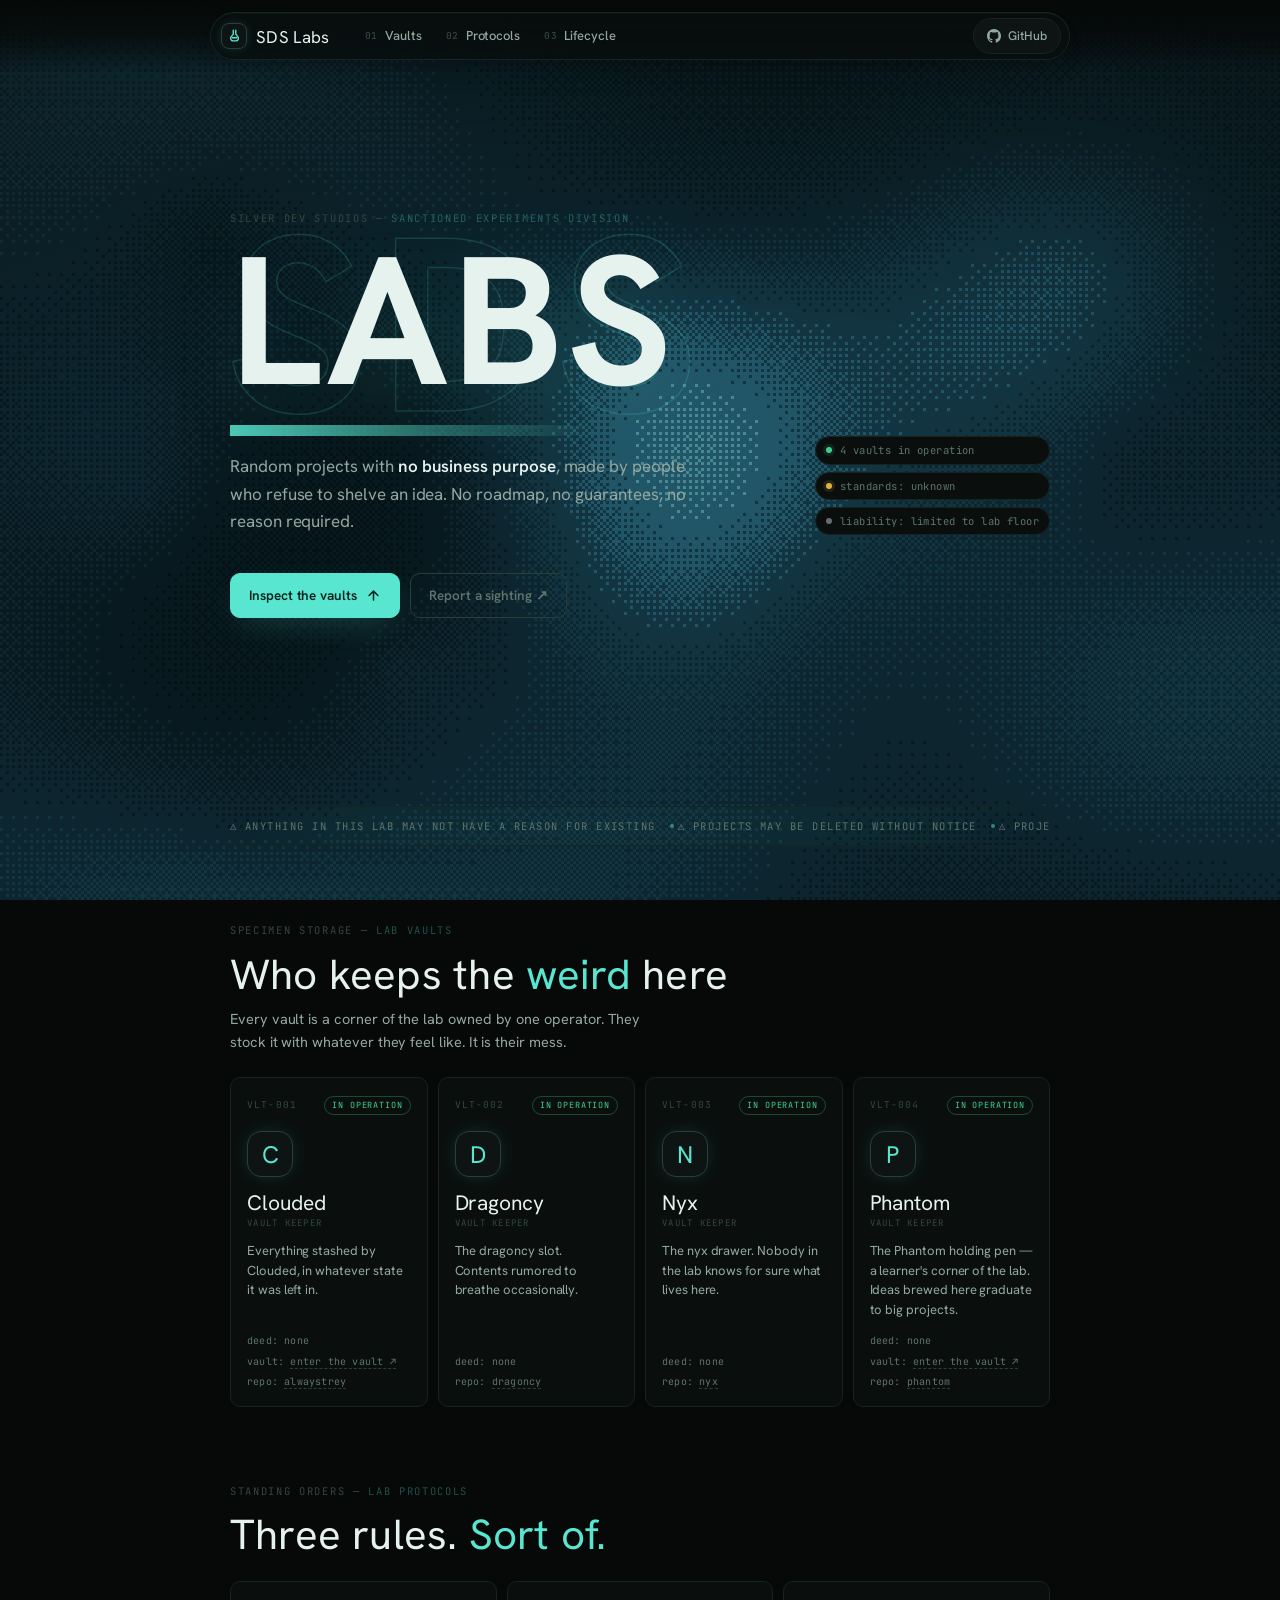
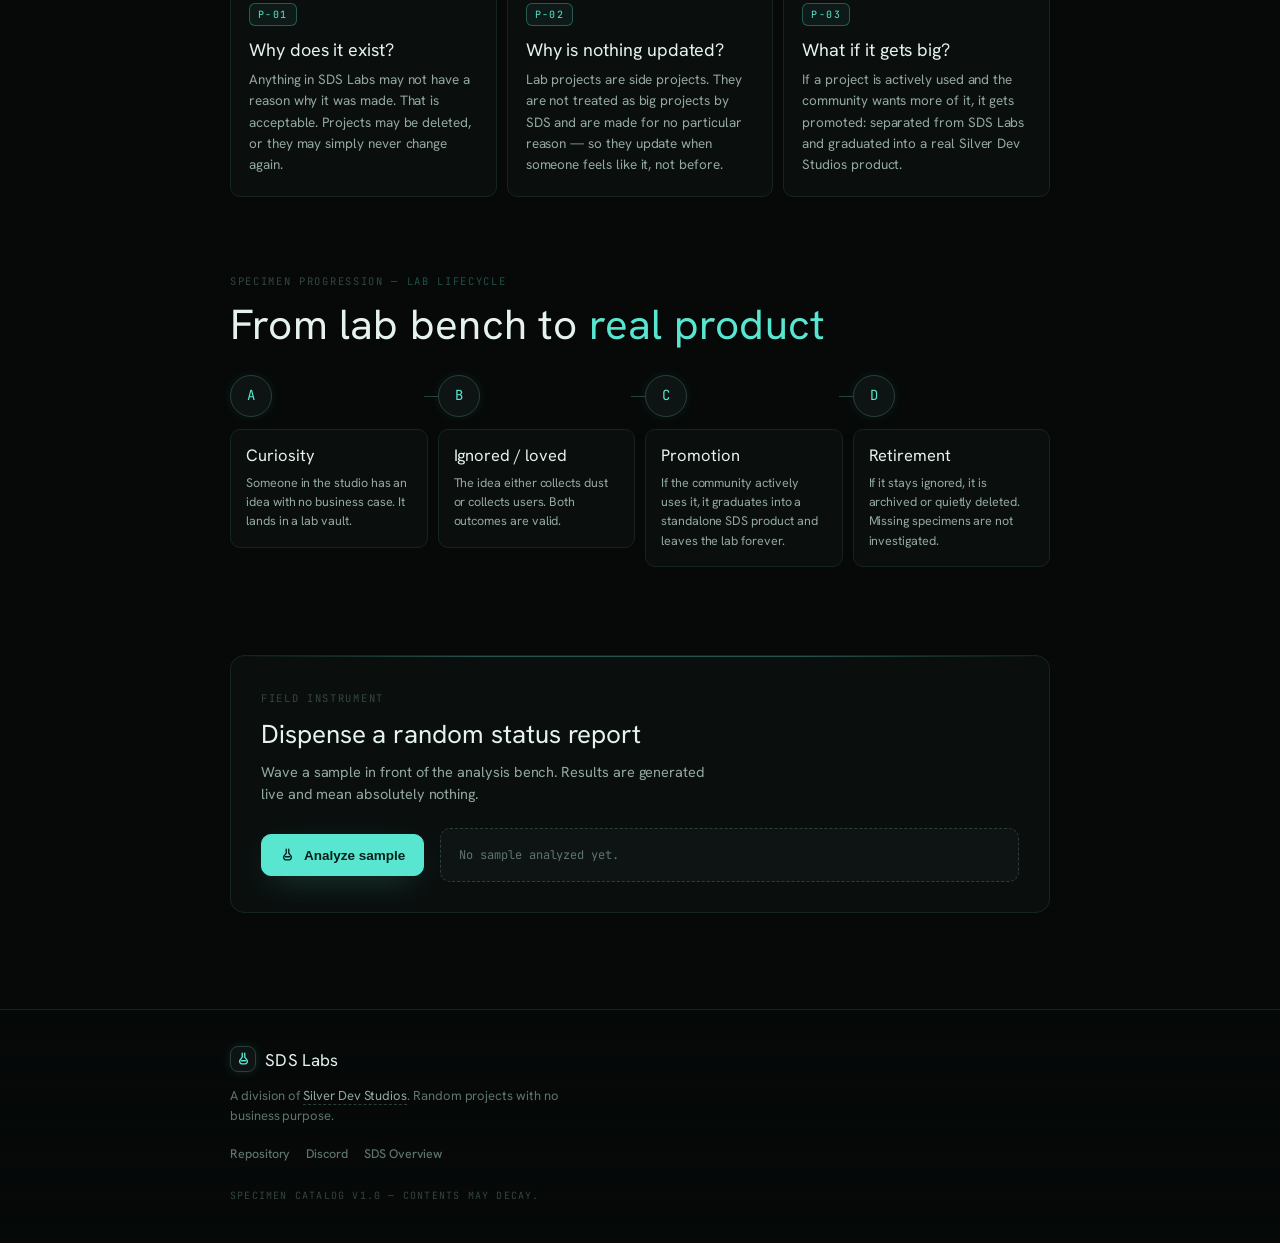
<file: index.html>
<!DOCTYPE html>
<html lang="en">
<head>
<meta charset="utf-8">
<meta name="viewport" content="width=device-width,initial-scale=1,viewport-fit=cover">
<title>SDS Labs — Experiments by Silver Dev Studios</title>
<meta name="description" content="SDS Labs is the unregulated corner of Silver Dev Studios — random projects with no business purpose, no roadmap, and no promises.">
<meta name="color-scheme" content="dark">
<meta name="theme-color" content="#060908">
<meta property="og:type" content="website">
<meta property="og:site_name" content="Silver Dev Studios">
<meta property="og:title" content="SDS Labs — Experiments by Silver Dev Studios">
<meta property="og:description" content="Random projects with no business purpose. Runway for experiments. Liability limited to the lab floor.">
<meta property="og:url" content="https://silver-dev-studios.github.io/SDS-Labs/">
<meta name="twitter:card" content="summary_large_image">
<meta name="twitter:title" content="SDS Labs — Experiments by Silver Dev Studios">
<meta name="twitter:description" content="Random projects with no business purpose. Runway for experiments. Liability limited to the lab floor.">
<link rel="icon" href="data:image/svg+xml,%3Csvg xmlns='http://www.w3.org/2000/svg' viewBox='0 0 32 32'%3E%3Crect width='32' height='32' rx='7' fill='%23060908'/%3E%3Cpath d='M13 4v7.2L8.4 18a3.5 3.5 0 0 0 3 5.4h9.2a3.5 3.5 0 0 0 3-5.4L19 11.2V4' fill='none' stroke='%2358e6d0' stroke-width='2.4' stroke-linecap='round' stroke-linejoin='round'/%3E%3Cpath d='M11.5 21h9' stroke='%2358e6d0' stroke-width='2' stroke-linecap='round'/%3E%3Ccircle cx='19' cy='7' r='1.6' fill='%23d8f26a'/%3E%3C/svg%3E">
<link rel="preconnect" href="https://fonts.googleapis.com">
<link rel="preconnect" href="https://fonts.gstatic.com" crossorigin>
<link href="https://fonts.googleapis.com/css2?family=Chewy&family=Hanken+Grotesk:ital,wght@0,400;0,500;0,600;0,700;1,400&family=JetBrains+Mono:wght@400;500;700&display=swap" rel="stylesheet">
<link rel="stylesheet" href="styles.css">
</head>
<body>
<canvas id="bg" aria-hidden="true"></canvas>
<div class="grain" aria-hidden="true"></div>

<header class="topbar">
  <div class="nav">
    <a class="brand" href="#top" aria-label="SDS Labs home">
      <span class="brand-mark" aria-hidden="true">
        <svg viewBox="0 0 24 24" fill="none" stroke="currentColor" stroke-width="2.2" stroke-linecap="round" stroke-linejoin="round"><path d="M10 2v6.3L6.3 13a4 4 0 0 0 3.4 6h4.6a4 4 0 0 0 3.4-6L14 8.3V2"/><path d="M8.5 14h7"/></svg>
      </span>
      <span class="brand-name">SDS Labs</span>
    </a>
    <nav class="links" aria-label="Primary">
      <a href="#vaults" class="nav-link"><span class="num">01</span>Vaults</a>
      <a href="#protocols" class="nav-link"><span class="num">02</span>Protocols</a>
      <a href="#lifecycle" class="nav-link"><span class="num">03</span>Lifecycle</a>
    </nav>
    <div class="nav-actions">
      <a class="gh-link" href="https://github.com/Silver-Dev-Studios/SDS-Labs" target="_blank" rel="noopener">
        <svg viewBox="0 0 16 16" fill="currentColor" aria-hidden="true"><path d="M8 0C3.58 0 0 3.58 0 8c0 3.54 2.29 6.53 5.47 7.59.4.07.55-.17.55-.38 0-.19-.01-.82-.01-1.49-2.01.37-2.53-.49-2.69-.94-.09-.23-.48-.94-.82-1.13-.28-.15-.68-.52-.01-.53.63-.01 1.08.58 1.23.82.72 1.21 1.87.87 2.33.66.07-.52.28-.87.51-1.07-1.78-.2-3.64-.89-3.64-3.95 0-.87.31-1.59.82-2.15-.08-.2-.36-1.02.08-2.12 0 0 .67-.21 2.2.82.64-.18 1.32-.27 2-.27.68 0 1.36.09 2 .27 1.53-1.04 2.2-.82 2.2-.82.44 1.1.16 1.92.08 2.12.51.56.82 1.27.82 2.15 0 3.07-1.87 3.75-3.65 3.95.29.25.54.73.54 1.48 0 1.07-.01 1.93-.01 2.2 0 .21.15.46.55.38A8.01 8.01 0 0 0 16 8c0-4.42-3.58-8-8-8z"/></svg>
        <span>GitHub</span>
      </a>
    </div>
  </div>
</header>

<main id="top">
  <section class="hero">
    <p class="overline">Silver Dev Studios — <span>Sanctioned experiments division</span></p>
    <h1 class="hero-title">
      <span class="ghost" aria-hidden="true">SDS</span>
      <span class="solid">LABS</span>
    </h1>
    <div class="hero-sub">
      <p class="lede">Random projects with <strong>no business purpose</strong>, made by people who refuse to shelve an idea. No roadmap, no guarantees, no reason required.</p>
      <div class="hero-meta">
        <span class="meta-chip"><span class="dot ok"></span> 4 vaults in operation</span>
        <span class="meta-chip"><span class="dot warn"></span> standards: unknown</span>
        <span class="meta-chip"><span class="dot idle"></span> liability: limited to lab floor</span>
      </div>
    </div>
    <div class="hero-cta">
      <a class="btn primary" href="#vaults">Inspect the vaults
        <svg viewBox="0 0 24 24" fill="none" stroke="currentColor" stroke-width="2.4" stroke-linecap="round" stroke-linejoin="round"><path d="M12 19V5M5 12l7-7 7 7"/></svg>
      </a>
      <a class="btn ghost-btn" href="https://discord.gg/RdKDd6bmMX" target="_blank" rel="noopener">Report a sighting ↗</a>
    </div>
  </section>

  <section class="ticker" aria-label="Lab warnings">
    <div class="ticker-track">
      <span>⚠ anything in this lab may not have a reason for existing</span>
      <span>⚠ projects may be deleted without notice</span>
      <span>⚠ projects may also simply not change. forever</span>
      <span>⚠ if a project gets too popular it gets promoted &amp; leaves the lab</span>
      <span>⚠ nothing here is maintained as a real product</span>
      <span>⚠ enter at your own curiosity</span>
      <span>⚠ anything in this lab may not have a reason for existing</span>
      <span>⚠ projects may be deleted without notice</span>
      <span>⚠ projects may also simply not change. forever</span>
      <span>⚠ if a project gets too popular it gets promoted &amp; leaves the lab</span>
      <span>⚠ nothing here is maintained as a real product</span>
      <span>⚠ enter at your own curiosity</span>
    </div>
  </section>

  <section id="vaults" class="section">
    <header class="section-head">
      <p class="overline">Specimen storage — <span>Lab vaults</span></p>
      <h2>Who keeps the <em>weird</em> here</h2>
      <p class="section-intro">Every vault is a corner of the lab owned by one operator. They stock it with whatever they feel like. It is their mess.</p>
    </header>
    <div class="vaults">
      <article class="vault" data-vault="clouded">
        <div class="vault-top">
          <span class="vault-serial">VLT-001</span>
          <span class="status-pill">in operation</span>
        </div>
        <div class="vault-avatar" aria-hidden="true">C</div>
        <h3 class="vault-name"><a href="alwaystrey/" class="vault-link">Clouded</a></h3>
        <p class="vault-role">Vault keeper</p>
        <p class="vault-desc">Everything stashed by Clouded, in whatever state it was left in.</p>
        <div class="vault-meta">
          <span>deed: none</span>
          <span>vault: <a href="alwaystrey/" target="_blank" rel="noopener">enter the vault ↗</a></span>
          <span>repo: <a href="https://github.com/Silver-Dev-Studios/SDS-Labs/tree/main/alwaystrey" target="_blank" rel="noopener">alwaystrey</a></span>
        </div>
      </article>
      <article class="vault" data-vault="dragoncy">
        <div class="vault-top">
          <span class="vault-serial">VLT-002</span>
          <span class="status-pill">in operation</span>
        </div>
        <div class="vault-avatar" aria-hidden="true">D</div>
        <h3 class="vault-name">Dragoncy</h3>
        <p class="vault-role">Vault keeper</p>
        <p class="vault-desc">The dragoncy slot. Contents rumored to breathe occasionally.</p>
        <div class="vault-meta">
          <span>deed: none</span>
          <span>repo: <a href="https://github.com/Silver-Dev-Studios/SDS-Labs/tree/main/dragoncy" target="_blank" rel="noopener">dragoncy</a></span>
        </div>
      </article>
      <article class="vault" data-vault="nyx">
        <div class="vault-top">
          <span class="vault-serial">VLT-003</span>
          <span class="status-pill">in operation</span>
        </div>
        <div class="vault-avatar" aria-hidden="true">N</div>
        <h3 class="vault-name">Nyx</h3>
        <p class="vault-role">Vault keeper</p>
        <p class="vault-desc">The nyx drawer. Nobody in the lab knows for sure what lives here.</p>
        <div class="vault-meta">
          <span>deed: none</span>
          <span>repo: <a href="https://github.com/Silver-Dev-Studios/SDS-Labs/tree/main/nyx" target="_blank" rel="noopener">nyx</a></span>
        </div>
      </article>
      <article class="vault" data-vault="phantom">
        <div class="vault-top">
          <span class="vault-serial">VLT-004</span>
          <span class="status-pill">in operation</span>
        </div>
        <div class="vault-avatar" aria-hidden="true">P</div>
        <h3 class="vault-name"><a href="phantom/" class="vault-link">Phantom</a></h3>
        <p class="vault-role">Vault keeper</p>
        <p class="vault-desc">The Phantom holding pen — a learner's corner of the lab. Ideas brewed here graduate to big projects.</p>
        <div class="vault-meta">
          <span>deed: none</span>
          <span>vault: <a href="phantom/" target="_blank" rel="noopener">enter the vault ↗</a></span>
          <span>repo: <a href="https://github.com/Silver-Dev-Studios/SDS-Labs/tree/main/phantom" target="_blank" rel="noopener">phantom</a></span>
        </div>
      </article>
    </div>
  </section>

  <section id="protocols" class="section">
    <header class="section-head">
      <p class="overline">Standing orders — <span>Lab protocols</span></p>
      <h2>Three rules. <em>Sort of.</em></h2>
    </header>
    <div class="protocols">
      <article class="protocol">
        <span class="protocol-num">P-01</span>
        <h3>Why does it exist?</h3>
        <p>Anything in SDS Labs may not have a reason why it was made. That is acceptable. Projects may be deleted, or they may simply never change again.</p>
      </article>
      <article class="protocol">
        <span class="protocol-num">P-02</span>
        <h3>Why is nothing updated?</h3>
        <p>Lab projects are side projects. They are not treated as big projects by SDS and are made for no particular reason — so they update when someone feels like it, not before.</p>
      </article>
      <article class="protocol">
        <span class="protocol-num">P-03</span>
        <h3>What if it gets big?</h3>
        <p>If a project is actively used and the community wants more of it, it gets promoted: separated from SDS Labs and graduated into a real Silver Dev Studios product.</p>
      </article>
    </div>
  </section>

  <section id="lifecycle" class="section">
    <header class="section-head">
      <p class="overline">Specimen progression — <span>Lab lifecycle</span></p>
      <h2>From lab bench to <em>real product</em></h2>
    </header>
    <ol class="lifecycle">
      <li>
        <span class="stage-num">A</span>
        <div class="stage-card">
          <h3>Curiosity</h3>
          <p>Someone in the studio has an idea with no business case. It lands in a lab vault.</p>
        </div>
      </li>
      <li>
        <span class="stage-num">B</span>
        <div class="stage-card">
          <h3>Ignored / loved</h3>
          <p>The idea either collects dust or collects users. Both outcomes are valid.</p>
        </div>
      </li>
      <li>
        <span class="stage-num">C</span>
        <div class="stage-card">
          <h3>Promotion</h3>
          <p>If the community actively uses it, it graduates into a standalone SDS product and leaves the lab forever.</p>
        </div>
      </li>
      <li>
        <span class="stage-num">D</span>
        <div class="stage-card">
          <h3>Retirement</h3>
          <p>If it stays ignored, it is archived or quietly deleted. Missing specimens are not investigated.</p>
        </div>
      </li>
    </ol>
  </section>

  <section class="experiment" aria-label="Interactive sample dispenser">
    <p class="overline">Field instrument</p>
    <h2>Dispense a random status report</h2>
    <p class="section-intro">Wave a sample in front of the analysis bench. Results are generated live and mean absolutely nothing.</p>
    <div class="bench">
      <button id="dispense" class="btn primary" type="button">
        <svg viewBox="0 0 24 24" fill="none" stroke="currentColor" stroke-width="2.2" stroke-linecap="round" stroke-linejoin="round"><path d="M10 2v6.3L6.3 13a4 4 0 0 0 3.4 6h4.6a4 4 0 0 0 3.4-6L14 8.3V2"/><path d="M8.5 14h7"/></svg>
        Analyze sample
      </button>
      <div id="report" class="report" aria-live="polite">
        <span class="report-placeholder">No sample analyzed yet.</span>
      </div>
    </div>
  </section>
</main>

<footer class="footer">
  <div class="footer-inner">
    <a class="brand" href="#top">
      <span class="brand-mark" aria-hidden="true">
        <svg viewBox="0 0 24 24" fill="none" stroke="currentColor" stroke-width="2.2" stroke-linecap="round" stroke-linejoin="round"><path d="M10 2v6.3L6.3 13a4 4 0 0 0 3.4 6h4.6a4 4 0 0 0 3.4-6L14 8.3V2"/><path d="M8.5 14h7"/></svg>
      </span>
      <span class="brand-name">SDS Labs</span>
    </a>
    <p class="footer-note">A division of <a href="https://github.com/Silver-Dev-Studios" target="_blank" rel="noopener">Silver Dev Studios</a>. Random projects with no business purpose.</p>
    <div class="footer-links">
      <a href="https://github.com/Silver-Dev-Studios/SDS-Labs" target="_blank" rel="noopener">Repository</a>
      <a href="https://discord.gg/RdKDd6bmMX" target="_blank" rel="noopener">Discord</a>
      <a href="https://github.com/Silver-Dev-Studios/SDS" target="_blank" rel="noopener">SDS Overview</a>
    </div>
    <p class="footer-stamp">Specimen catalog v1.0 — contents may decay.</p>
  </div>
</footer>

<script src="app.js"></script>
</body>
</html>
</file>
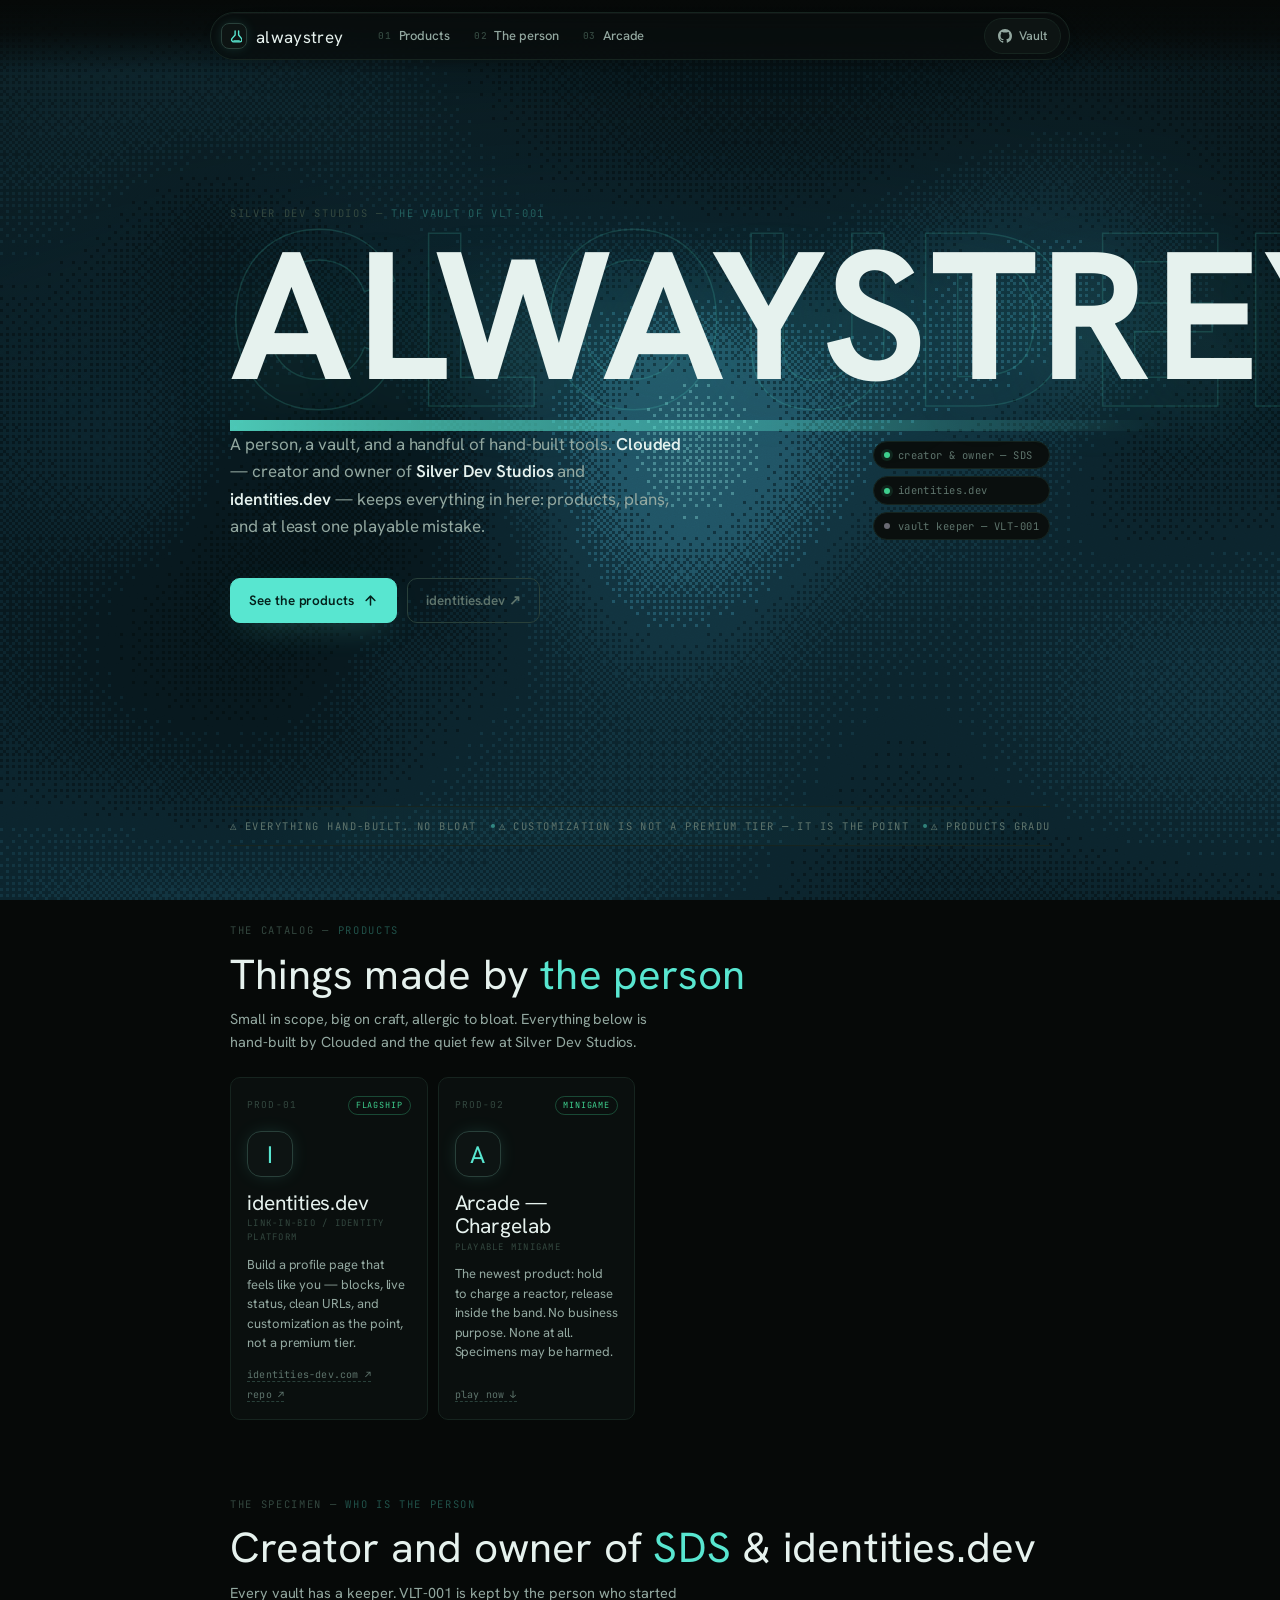
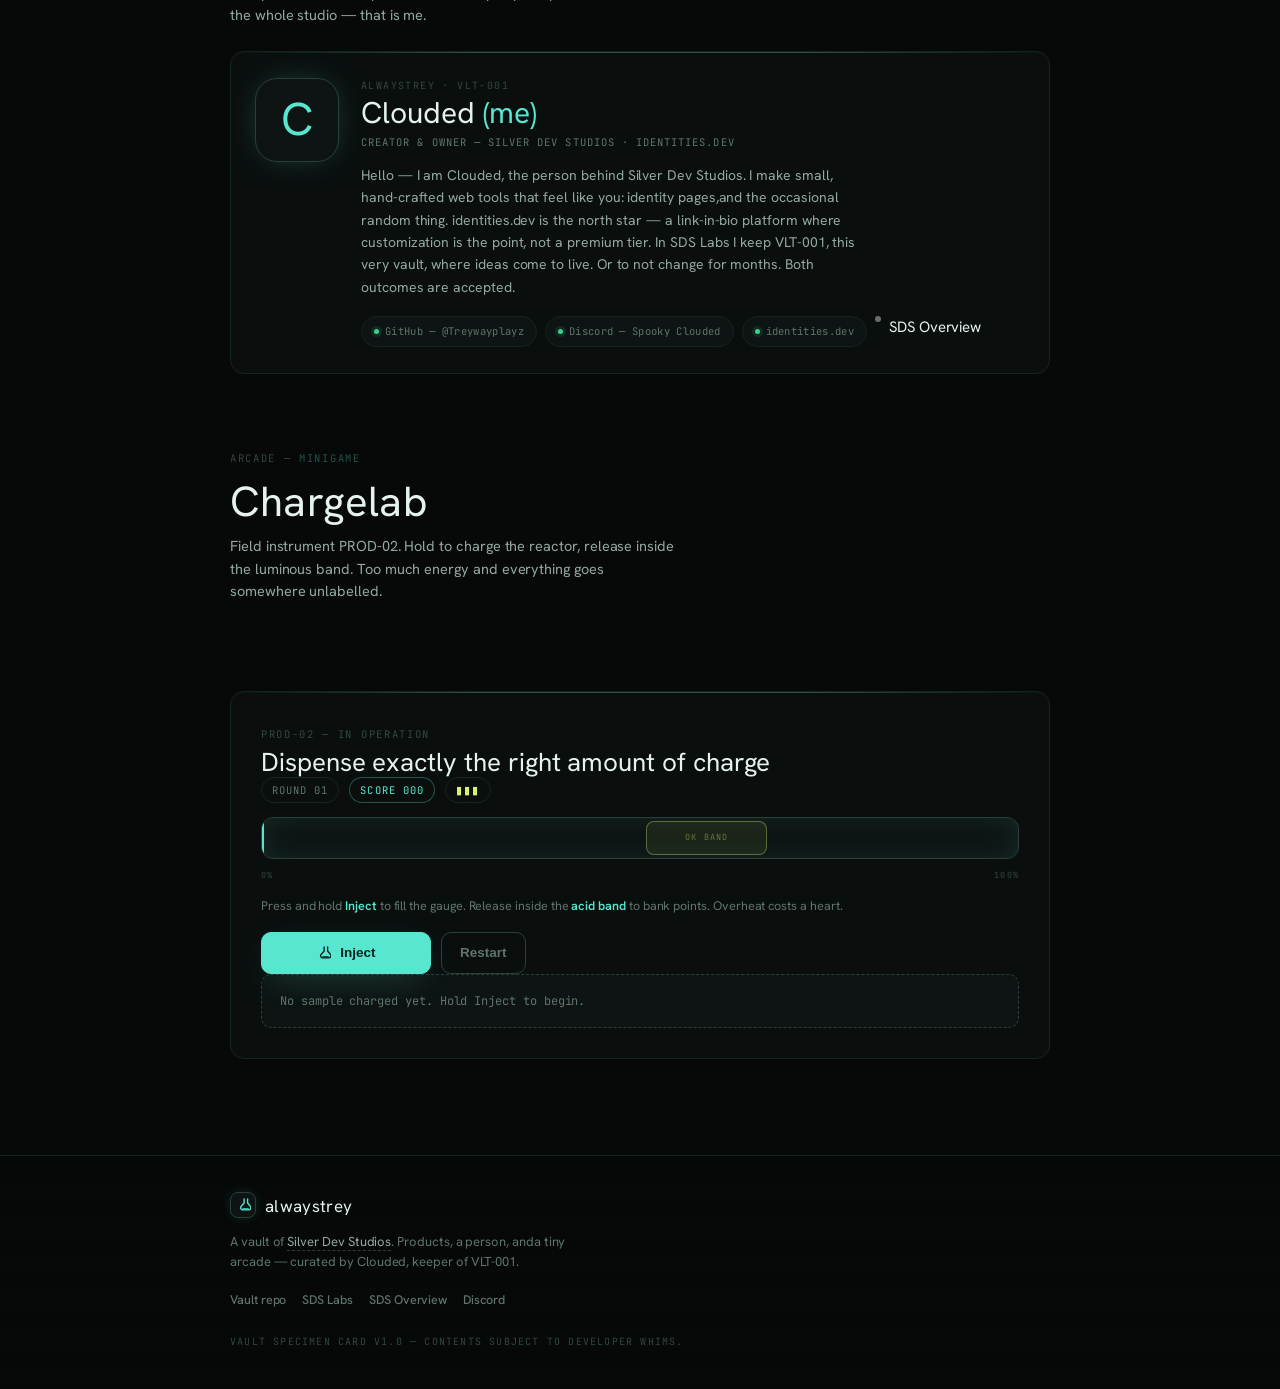
<file: alwaystrey/index.html>
<!DOCTYPE html>
<html lang="en">
<head>
<meta charset="utf-8">
<meta name="viewport" content="width=device-width,initial-scale=1,viewport-fit=cover">
<title>alwaystrey — products & the person</title>
<meta name="description" content="Clouded — creator and owner of Silver Dev Studios and identities.dev. Products, a person, and a tiny playable minigame. Same chemiluminescent lab, same chaos.">
<meta name="color-scheme" content="dark">
<meta name="theme-color" content="#060908">
<meta property="og:type" content="website">
<meta property="og:site_name" content="Silver Dev Studios">
<meta property="og:title" content="alwaystrey — products & the person">
<meta property="og:description" content="Clouded, creator and owner of SDS and identities.dev — plus products, a person, and a playable minigame.">
<meta property="og:url" content="https://silver-dev-studios.github.io/SDS-Labs/alwaystrey/">
<meta name="twitter:card" content="summary_large_image">
<meta name="twitter:title" content="alwaystrey — products & the person">
<meta name="twitter:description" content="Clouded, creator and owner of SDS and identities.dev — plus products, a person, and a playable minigame.">
<link rel="icon" href="data:image/svg+xml,%3Csvg xmlns='http://www.w3.org/2000/svg' viewBox='0 0 32 32'%3E%3Crect width='32' height='32' rx='7' fill='%23060908'/%3E%3Cpath d='M13 4v7.2L8.4 18a3.5 3.5 0 0 0 3 5.4h9.2a3.5 3.5 0 0 0 3-5.4L19 11.2V4' fill='none' stroke='%2358e6d0' stroke-width='2.4' stroke-linecap='round' stroke-linejoin='round'/%3E%3Cpath d='M11.5 21h9' stroke='%2358e6d0' stroke-width='2' stroke-linecap='round'/%3E%3Ccircle cx='19' cy='7' r='1.6' fill='%23d8f26a'/%3E%3C/svg%3E">
<link rel="preconnect" href="https://fonts.googleapis.com">
<link rel="preconnect" href="https://fonts.gstatic.com" crossorigin>
<link href="https://fonts.googleapis.com/css2?family=Chewy&family=Hanken+Grotesk:ital,wght@0,400;0,500;0,600;0,700;1,400&family=JetBrains+Mono:wght@400;500;700&display=swap" rel="stylesheet">
<link rel="stylesheet" href="../styles.css">
<style>
/* page-specific dressing for the alwaystrey vault — same lab palette */
.person-card{display:flex;gap:22px;align-items:flex-start;padding:26px 24px;border:1px solid var(--border);
  border-radius:14px;background:var(--surface);position:relative;overflow:hidden;margin-top:24px}
.person-card::before{content:"";position:absolute;top:0;left:0;right:0;height:1px;
  background:linear-gradient(90deg,transparent,var(--cy-dim) 30%,var(--cy-dim) 70%,transparent)}
.person-card:hover{background:var(--surface-2);border-color:var(--border-2)}
.person-avatar{flex:none;display:grid;place-items:center;width:84px;height:84px;border-radius:22px;
  border:1px solid var(--border-2);background:var(--surface-2);color:var(--cy);
  font-family:var(--display);font-size:46px;box-shadow:0 0 34px -10px var(--cy-dim)}
.person-body{min-width:0}
.person-alias{margin:0;font-family:var(--mono);font-size:10px;letter-spacing:.14em;text-transform:uppercase;color:var(--text-4)}
.person-name{margin:4px 0 0;font-family:var(--display);font-size:30px;font-weight:400;line-height:1.05;color:var(--text)}
.person-name em{font-style:normal;color:var(--cy)}
.person-role{margin:5px 0 0;font-family:var(--mono);font-size:10.5px;letter-spacing:.1em;text-transform:uppercase;color:var(--text-3)}
.person-desc{margin:14px 0 0;font-size:14px;line-height:1.6;color:var(--text-2);max-width:62ch;text-wrap:pretty}
.person-links{display:flex;flex-wrap:wrap;gap:8px;margin-top:18px}
.person-links a{display:inline-flex;align-items:center;gap:6px;padding:6px 12px;border:1px solid var(--border);
  border-radius:999px;background:var(--surface-2);color:var(--text-3);font-family:var(--mono);font-size:10.5px;
  letter-spacing:.03em;text-decoration:none;transition:background .16s var(--ease),border-color .16s var(--ease),color .16s var(--ease)}
.person-links a:hover{background:var(--surface-3);border-color:var(--border-2);color:var(--cy)}
.person-links a .dot{width:5px;height:5px}

/* ---- arcade / minigame ---- */
.game{width:100%}
.game-hud{display:flex;align-items:center;gap:10px;flex-wrap:wrap;font-family:var(--mono);font-size:10.5px;
  letter-spacing:.1em;text-transform:uppercase;color:var(--text-3);margin-bottom:14px}
.game-hud .hud-item{padding:4px 10px;border:1px solid var(--border);border-radius:999px;background:var(--surface)}
.game-hud .hud-score{color:var(--cy);border-color:var(--cy-dim)}
.game-hud .hud-lives{letter-spacing:.2em;color:var(--acid)}
.track-wrap{margin-bottom:6px}
.track{position:relative;height:42px;border:1px solid var(--border-2);border-radius:12px;background:var(--surface-2);
  overflow:hidden;touch-action:none;user-select:none;-webkit-user-select:none;cursor:crosshair}
.track::after{content:"";position:absolute;inset:0;pointer-events:none;border-radius:inherit;
  box-shadow:inset 0 0 40px -18px rgba(88,230,208,.25)}
.zone{position:absolute;top:3px;bottom:3px;left:10%;width:16%;border-radius:8px;background:rgba(216,242,106,.07);
  border:1px solid rgba(216,242,106,.35);transition:left .35s var(--ease)}
.zone::before{content:"ok band";position:absolute;top:50%;left:50%;transform:translate(-50%,-50%);font-family:var(--mono);
  font-size:8.5px;letter-spacing:.14em;text-transform:uppercase;color:rgba(216,242,106,.4)}
.fill{position:absolute;top:0;bottom:0;left:0;width:0%;background:linear-gradient(90deg,rgba(88,230,208,.25),rgba(88,230,208,.85));
  border-right:2px solid var(--cy);box-shadow:0 0 18px -2px var(--cy-dim);transition:background .1s linear}
.track.overheat .fill{background:linear-gradient(90deg,rgba(242,85,90,.3),rgba(242,85,90,.9));border-right-color:var(--red)}
.track.blink{animation:blink .35s ease-in-out 3}
.game-scale{margin:10px 0 0;position:relative;font-family:var(--mono);font-size:8.5px;letter-spacing:.14em;text-transform:uppercase;color:var(--text-4)}
.game-scale .stamp{position:absolute;right:0;top:0}
.game-hint{margin:14px 0 0;font-size:12.5px;color:var(--text-3);line-height:1.55}
.game-hint b{color:var(--cy);font-weight:600}
.game-ctls{display:flex;gap:10px;margin-top:16px;flex-wrap:wrap}
.btn.inject{min-width:170px;justify-content:center}
@media(max-width:600px){
  .person-card{flex-direction:column;align-items:center;text-align:center;padding:22px 16px}
  .person-links{justify-content:center}
}
</style>
</head>
<body>
<canvas id="bg" aria-hidden="true"></canvas>
<div class="grain" aria-hidden="true"></div>

<header class="topbar">
  <div class="nav">
    <a class="brand" href="#top" aria-label="alwaystrey home">
      <span class="brand-mark" aria-hidden="true">
        <svg viewBox="0 0 24 24" fill="none" stroke="currentColor" stroke-width="2.2" stroke-linecap="round" stroke-linejoin="round"><path d="M13 3v6.6L8.2 15a3.4 3.4 0 0 0 2.9 5.6h9a3.4 3.4 0 0 0 2.9-5.6L18.6 9.6V3"/><path d="M11 19h8.6"/></svg>
      </span>
      <span class="brand-name">alwaystrey</span>
    </a>
    <nav class="links" aria-label="Primary">
      <a href="#products" class="nav-link"><span class="num">01</span>Products</a>
      <a href="#person" class="nav-link"><span class="num">02</span>The person</a>
      <a href="#arcade" class="nav-link"><span class="num">03</span>Arcade</a>
    </nav>
    <div class="nav-actions">
      <a class="gh-link" href="https://github.com/Silver-Dev-Studios/SDS-Labs/tree/main/alwaystrey" target="_blank" rel="noopener">
        <svg viewBox="0 0 16 16" fill="currentColor" aria-hidden="true"><path d="M8 0C3.58 0 0 3.58 0 8c0 3.54 2.29 6.53 5.47 7.59.4.07.55-.17.55-.38 0-.19-.01-.82-.01-1.49-2.01.37-2.53-.49-2.69-.94-.09-.23-.48-.94-.82-1.13-.28-.15-.68-.52-.01-.53.63-.01 1.08.58 1.23.82.72 1.21 1.87.87 2.33.66.07-.52.28-.87.51-1.07-1.78-.2-3.64-.89-3.64-3.95 0-.87.31-1.59.82-2.15-.08-.2-.36-1.02.08-2.12 0 0 .67-.21 2.2.82.64-.18 1.32-.27 2-.27.68 0 1.36.09 2 .27 1.53-1.04 2.2-.82 2.2-.82.44 1.1.16 1.92.08 2.12.51.56.82 1.27.82 2.15 0 3.07-1.87 3.75-3.65 3.95.29.25.54.73.54 1.48 0 1.07-.01 1.93-.01 2.2 0 .21.15.46.55.38A8.01 8.01 0 0 0 16 8c0-4.42-3.58-8-8-8z"/></svg>
        <span>Vault</span>
      </a>
    </div>
  </div>
</header>

<main id="top">
  <section class="hero">
    <p class="overline">Silver Dev Studios — <span>the vault of VLT-001</span></p>
    <h1 class="hero-title">
      <span class="ghost" aria-hidden="true">CLOUDED</span>
      <span class="solid">ALWAYSTREY</span>
    </h1>
    <div class="hero-sub">
      <p class="lede">A person, a vault, and a handful of hand-built tools. <strong>Clouded</strong> — creator and owner of <strong>Silver Dev Studios</strong> and <strong>identities.dev</strong> — keeps everything in here: products, plans, and at least one playable mistake.</p>
      <div class="hero-meta">
        <span class="meta-chip"><span class="dot ok"></span> creator &amp; owner — SDS</span>
        <span class="meta-chip"><span class="dot ok"></span> identities.dev</span>
        <span class="meta-chip"><span class="dot idle"></span> vault keeper — VLT-001</span>
      </div>
    </div>
    <div class="hero-cta">
      <a class="btn primary" href="#products">See the products
        <svg viewBox="0 0 24 24" fill="none" stroke="currentColor" stroke-width="2.4" stroke-linecap="round" stroke-linejoin="round"><path d="M12 19V5M5 12l7-7 7 7"/></svg>
      </a>
      <a class="btn ghost-btn" href="https://identities-dev.com/" target="_blank" rel="noopener">identities.dev ↗</a>
    </div>
  </section>

  <section class="ticker" aria-label="Vault principles">
    <div class="ticker-track">
      <span>⚠ everything hand-built. no bloat</span>
      <span>⚠ customization is not a premium tier — it is the point</span>
      <span>⚠ products graduate from SDS Labs when they get big</span>
      <span>⚠ identity pages that actually feel like you</span>
      <span>⚠ one person, too many tabs open</span>
      <span>⚠ enter at your own curiosity</span>
      <span>⚠ everything hand-built. no bloat</span>
      <span>⚠ customization is not a premium tier — it is the point</span>
      <span>⚠ products graduate from SDS Labs when they get big</span>
      <span>⚠ identity pages that actually feel like you</span>
      <span>⚠ one person, too many tabs open</span>
      <span>⚠ enter at your own curiosity</span>
    </div>
  </section>

  <section id="products" class="section">
    <header class="section-head">
      <p class="overline">The catalog — <span>Products</span></p>
      <h2>Things made by <em>the person</em></h2>
      <p class="section-intro">Small in scope, big on craft, allergic to bloat. Everything below is hand-built by Clouded and the quiet few at Silver Dev Studios.</p>
    </header>
    <div class="vaults">
      <article class="vault">
        <div class="vault-top">
          <span class="vault-serial">PROD-01</span>
          <span class="status-pill">flagship</span>
        </div>
        <div class="vault-avatar" aria-hidden="true">I</div>
        <h3 class="vault-name">identities.dev</h3>
        <p class="vault-role">link-in-bio / identity platform</p>
        <p class="vault-desc">Build a profile page that feels like you — blocks, live status, clean URLs, and customization as the point, not a premium tier.</p>
        <div class="vault-meta">
          <span><a href="https://identities-dev.com/" target="_blank" rel="noopener">identities-dev.com ↗</a></span>
          <span><a href="https://github.com/Silver-Dev-Studios/identities.dev" target="_blank" rel="noopener">repo ↗</a></span>
        </div>
      </article>
      <article class="vault" data-arcade>
        <div class="vault-top">
          <span class="vault-serial">PROD-02</span>
          <span class="status-pill">minigame</span>
        </div>
        <div class="vault-avatar" aria-hidden="true">A</div>
        <h3 class="vault-name">Arcade — Chargelab</h3>
        <p class="vault-role">playable minigame</p>
        <p class="vault-desc">The newest product: hold to charge a reactor, release inside the band. No business purpose. None at all. Specimens may be harmed.</p>
        <div class="vault-meta">
          <span><a href="#arcade">play now ↓</a></span>
        </div>
      </article>
    </div>
  </section>

  <section id="person" class="section">
    <header class="section-head">
      <p class="overline">The specimen — <span>who is the person</span></p>
      <h2>Creator and owner of <em>SDS</em> &amp; identities.dev</h2>
      <p class="section-intro">Every vault has a keeper. VLT-001 is kept by the person who started the whole studio — that is me.</p>
    </header>
    <article class="person-card">
      <div class="person-avatar" aria-hidden="true">C</div>
      <div class="person-body">
        <p class="person-alias">alwaystrey · VLT-001</p>
        <h3 class="person-name">Clouded <em>(me)</em></h3>
        <p class="person-role">creator &amp; owner — Silver Dev Studios · identities.dev</p>
        <p class="person-desc">Hello — I am Clouded, the person behind Silver Dev Studios. I make small, hand-crafted web tools that feel like you: identity pages,and the occasional random thing. identities.dev is the north star — a link-in-bio platform where customization is the point, not a premium tier. In SDS Labs I keep VLT-001, this very vault, where ideas come to live. Or to not change for months. Both outcomes are accepted.</p>
        <div class="person-links">
          <a href="https://github.com/Treywayplayz" target="_blank" rel="noopener"><span class="dot ok"></span>GitHub — @Treywayplayz</a>
          <a href="https://discord.gg/RdKDd6bmMX" target="_blank" rel="noopener"><span class="dot ok"></span>Discord — Spooky Clouded</a>
          <a href="https://identities-dev.com/" target="_blank" rel="noopener"><span class="dot ok"></span>identities.dev</a
          <a href="https://silver-dev-studios.github.io/SDS/" target="_blank" rel="noopener"><span class="dot idle"></span>SDS Overview</a>
        </div>
      </div>
    </article>
  </section>

  <section id="arcade" class="section">
    <header class="section-head">
      <p class="overline">Arcade — <span>Minigame</span></p>
      <h2>Chargelab</h2>
      <p class="section-intro">Field instrument PROD-02. Hold to charge the reactor, release inside the luminous band. Too much energy and everything goes somewhere unlabelled.</p>
    </header>
    <div class="experiment">
      <p class="overline" style="margin:0 0 6px">PROD-02 — in operation</p>
      <h2>Dispense exactly the right amount of charge</h2>
      <div class="game">
        <div class="game-hud">
          <span class="hud-item" id="gRound">Round 01</span>
          <span class="hud-item hud-score" id="gScore">Score 000</span>
          <span class="hud-item hud-lives" id="gLives">▮▮▮</span>
        </div>
        <div class="track-wrap">
          <div class="track" id="track" aria-hidden="true">
            <div class="zone" id="zone"></div>
            <div class="fill" id="fill"></div>
          </div>
          <div class="game-scale"><span>0%</span><span class="stamp">100%</span></div>
        </div>
        <p class="game-hint">Press and hold <b>Inject</b> to fill the gauge. Release inside the <b>acid band</b> to bank points. Overheat costs a heart.</p>
        <div class="game-ctls">
          <button id="inject" class="btn primary inject" type="button">
            <svg viewBox="0 0 24 24" fill="none" stroke="currentColor" stroke-width="2.2" stroke-linecap="round" stroke-linejoin="round"><path d="M13 3v6.6L8.2 15a3.4 3.4 0 0 0 2.9 5.6h9a3.4 3.4 0 0 0 2.9-5.6L18.6 9.6V3"/><path d="M11 19h8.6"/></svg>
            Inject
          </button>
          <button id="restart" class="btn ghost-btn" type="button" hidden>Restart</button>
        </div>
        <div id="gMsg" class="report" aria-live="polite">
          <span class="report-placeholder">No sample charged yet. Hold Inject to begin.</span>
        </div>
      </div>
    </div>
  </section>
</main>

<footer class="footer">
  <div class="footer-inner">
    <a class="brand" href="#top">
      <span class="brand-mark" aria-hidden="true">
        <svg viewBox="0 0 24 24" fill="none" stroke="currentColor" stroke-width="2.2" stroke-linecap="round" stroke-linejoin="round"><path d="M13 3v6.6L8.2 15a3.4 3.4 0 0 0 2.9 5.6h9a3.4 3.4 0 0 0 2.9-5.6L18.6 9.6V3"/><path d="M11 19h8.6"/></svg>
      </span>
      <span class="brand-name">alwaystrey</span>
    </a>
    <p class="footer-note">A vault of <a href="https://github.com/Silver-Dev-Studios" target="_blank" rel="noopener">Silver Dev Studios</a>. Products, a person, anda tiny arcade — curated by Clouded, keeper of VLT-001.</p>
    <div class="footer-links">
      <a href="https://github.com/Silver-Dev-Studios/SDS-Labs/tree/main/alwaystrey" target="_blank" rel="noopener">Vault repo</a>
      <a href="https://github.com/Silver-Dev-Studios/SDS-Labs" target="_blank" rel="noopener">SDS Labs</a>
      <a href="https://github.com/Silver-Dev-Studios/SDS" target="_blank" rel="noopener">SDS Overview</a>
      <a href="https://discord.gg/RdKDd6bmMX" target="_blank" rel="noopener">Discord</a>
    </div>
    <p class="footer-stamp">Vault specimen card v1.0 — contents subject to developer whims.</p>
  </div>
</footer>

<script src="../app.js"></script>
<script>
/* Chargelab — hold-to-charge minigame. Lab flavored, zero dependencies. */
(function () {
  'use strict';

  var track = document.getElementById('track');
  var zone = document.getElementById('zone');
  var fill = document.getElementById('fill');
  var injectBtn = document.getElementById('inject');
  var restartBtn = document.getElementById('restart');
  var gRound = document.getElementById('gRound');
  var gScore = document.getElementById('gScore');
  var gLives = document.getElementById('gLives');
  var gMsg = document.getElementById('gMsg');

  var running = false;
  var holding = false;
  var fillPct = 0;
  var zoneL = 0.10;
  var zoneW =0.16;
  var round =1;
  var score =0;
  var lives =3;
  var speed =24;
  var raf = null;
  var last = null;

  function pad(n, w) {
    var s = String(n);
    while (s.length < w) s = '0' + s;
    return s;
  }

  function msg(html, cls) {
    gMsg.innerHTML = '<span class="' + cls + '">' + html + '</span>';
  }

  function placeZone() {
    var maxL = 1 - zoneW -0.04;
    zoneL =0.04 + Math.random() * maxL;
    zone.style.left = (zoneL * 100) + '%';
  }

  function renderFill() {
    fill.style.width = Math.min(fillPct, 100) + '%';
  }

  function updateHud() {
    gRound.textContent = 'Round ' + pad(round,2);
    gScore.textContent = 'Score ' + pad(score,3);
    gLives.textContent = hearts();
  }

  function hearts() {
    var s = '';
    for (var i =0; i <3; i++) s += (i < lives) ? '▮' : '▯';
    return s;
  }

  function boom() {
    track.classList.add('overheat');
    track.classList.add('blink');
    setTimeout(function () { track.classList.remove('overheat', 'blink'); },600);
  }

  function release() {
    if (!running || !holding) return;
    holding = false;
    var z0 = zoneL, z1 = zoneL + zoneW;
    var f = fillPct /100;
    if (fillPct >=100) {
      lives--;
      boom();
      msg('⛔ OVERHEAT — reactor vented. You lost a heart.', 's-warn');
      if (lives <=0) { endGame(); return; }
      fillPct =0;
      renderFill();
    } else if (f >= z0 && f <= z1) {
      var closeness = Math.min(f - z0, z1 - f) / (zoneW /2);
      var pts = Math.round(30 +70 * closeness);
      var exact = closeness >=0.98;
      if (exact) pts +=100;
      score += pts;
      round++;
      speed = Math.min(72,24 * (1 + (round -1) *0.16));
      fillPct =0;
      renderFill();
      placeZone();
      if (exact) msg('PERFECT — exact charge. +' + pts + ' pts', 's-accent');
      else msg('✓ Charge banked — +' + pts + ' pts.', 's-line');
    } else {
      fillPct =0;
      renderFill();
      placeZone();
      msg('MISS — the band is elsewhere. No charge banked.', 's-warn');
    }
    updateHud();
  }

  function endGame() {
    running = false;
    holding = false;
    restartBtn.hidden = false;
    track.classList.remove('overheat');
    msg('⛔ Reactor offline — final score ' + score + ', my lab. Restart to go again.', 's-warn');
    updateHud();
  }

  function startRun() {
    running = true;
    round =1; score =0; lives =3; speed =24; fillPct =0;
    restartBtn.hidden = true;
    placeZone();
    renderFill();
    updateHud();
    msg('Chargelab online. Hold Inject., release inside the band.', 's-line');
  }

  function tick(now) {
    if (!holding) { raf = null; return; }
    if (last == null) last = now;
    var dt = (now - last) /1000;
    last = now;
    fillPct = Math.min(fillPct + speed * dt,100);
    renderFill();
    if (fillPct >=100) { holding = false; release(); }
    raf = requestAnimationFrame(tick);
  }

  function press() {
    if (!running) startRun();
    if (!running) return;
    holding = true;
    last = null;
    if (raf) cancelAnimationFrame(raf);
    raf = requestAnimationFrame(tick);
  }

  function up() { release(); }

  injectBtn.addEventListener('pointerdown', function (e) { e.preventDefault(); press(); });
  window.addEventListener('pointerup', up);
  injectBtn.addEventListener('pointerleave', up);
  window.addEventListener('blur', up);
  document.addEventListener('keydown', function (e) { if (e.code === 'Space') { e.preventDefault(); press(); } });
  document.addEventListener('keyup', function (e) { if (e.code === 'Space') up(); });

  restartBtn.addEventListener('click', startRun);
  placeZone();
  updateHud();

})();
</script>
</body>
</html>
</file>
<file: styles.css>
/* ============================================================
   SDS Labs — specimen catalog
   Dark chemiluminescent laboratory palette, cohesive with SDS brand
   ============================================================ */
:root{
  --bg:#060908;
  --surface:#0a0f0e;
  --surface-2:#0d1413;
  --surface-3:#12201d;
  --border:#16241f;
  --border-2:#29403a;
  --text:#e6f2ee;
  --text-2:#93a8a0;
  --text-3:#5e746c;
  --text-4:#33473f;
  --cy:#58e6d0;        /* chemiluminescent cyan — the lab accent */
  --cy-dim:rgba(88,230,208,.32);
  --acid:#d8f26a;      /* hazard yellow-green, sparingly */
  --warn:#e0b341;
  --ok:#3ecf8e;
  --idle:#6a6a73;
  --discord:#5865F2;
  --r:10px;
  --ease:cubic-bezier(.16,1,.3,1);
  --display:"Chewy","Hanken Grotesk",Arial,sans-serif;
  --sans:"Hanken Grotesk",-apple-system,BlinkMacSystemFont,"Segoe UI",Roboto,Helvetica,Arial,sans-serif;
  --mono:"JetBrains Mono",ui-monospace,SFMono-Regular,Menlo,Consolas,monospace;
  --nav-h:48px;
}
*,*::before,*::after{box-sizing:border-box}
html{scroll-behavior:smooth;scroll-padding-top:96px;-webkit-text-size-adjust:100%;background:var(--bg)}
body{margin:0;min-height:100vh;overflow-x:hidden;background:var(--bg);color:var(--text);
  font-family:var(--sans);font-size:15px;line-height:1.55;letter-spacing:-.004em;
  -webkit-font-smoothing:antialiased;-moz-osx-font-smoothing:grayscale}
::selection{background:rgba(88,230,208,.22);color:#fff}
:focus-visible{outline:1px solid var(--cy);outline-offset:2px;border-radius:6px}
*{scrollbar-width:thin;scrollbar-color:#1d2b27 transparent}
*::-webkit-scrollbar{width:8px;height:8px}
*::-webkit-scrollbar-thumb{background:#1b2a26;border-radius:99px}
*::-webkit-scrollbar-thumb:hover{background:#29403a}
*::-webkit-scrollbar-track{background:transparent}

/* ---- atmosphere ---- */
#bg{position:fixed;inset:0;width:100vw;height:100vh;z-index:0;pointer-events:none;opacity:.75}
.grain{position:fixed;inset:0;z-index:2;pointer-events:none;opacity:.5;mix-blend-mode:overlay;
  background-image:url("data:image/svg+xml,%3Csvg xmlns='http://www.w3.org/2000/svg' width='120' height='120'%3E%3Cfilter id='n'%3E%3CfeTurbulence type='fractalNoise' baseFrequency='.9' numOctaves='2' stitchTiles='stitch'/%3E%3CfeColorMatrix type='saturate' values='0'/%3E%3C/filter%3E%3Crect width='120' height='120' filter='url(%23n)' opacity='.16'/%3E%3C/svg%3E")}
body::after{content:"";position:fixed;inset:0;z-index:1;pointer-events:none;
  background:radial-gradient(ellipse 155% 115% at 50% 82%,transparent 42%,rgba(6,9,8,.82) 100%)}

/* ---- top bar ---- */
.topbar{position:fixed;inset:0 0 auto 0;z-index:60;padding:12px 16px;pointer-events:none}
.topbar::before{content:"";position:absolute;inset:0;z-index:-1;
  background:linear-gradient(to bottom,#060908 0%,rgba(6,9,8,.82) 45%,rgba(6,9,8,0) 100%);pointer-events:none}
.nav{position:relative;max-width:860px;margin:0 auto;display:flex;align-items:center;gap:18px;
  height:var(--nav-h);padding:0 8px 0 10px;border:1px solid var(--border);border-radius:999px;
  background:rgba(10,15,14,.72);-webkit-backdrop-filter:blur(16px) saturate(150%);backdrop-filter:blur(16px) saturate(150%);
  box-shadow:inset 0 1px 0 rgba(255,255,255,.035),0 14px 34px -22px rgba(0,0,0,1);pointer-events:auto}
.brand{display:flex;align-items:center;gap:9px;min-width:0;color:var(--text);text-decoration:none}
.brand-mark{display:grid;place-items:center;flex:none;width:26px;height:26px;border:1px solid var(--border-2);
  border-radius:8px;background:var(--surface-2);color:var(--cy);transition:color .2s var(--ease),border-color .2s var(--ease);
  box-shadow:0 0 14px -4px var(--cy-dim)}
.brand-mark svg{width:15px;height:15px}
.brand:hover .brand-mark{border-color:var(--cy);color:var(--cy)}
.brand-name{font-family:var(--display);font-size:17px;letter-spacing:.02em;line-height:1.1;padding-top:2px;
  white-space:nowrap;overflow:hidden;text-overflow:ellipsis}
.links{display:flex;align-items:center;gap:2px;margin-left:6px}
.nav-link{display:flex;align-items:center;gap:7px;padding:7px 11px;border-radius:9px;color:var(--text-2);
  font-size:13px;font-weight:500;text-decoration:none;transition:background .16s var(--ease),color .16s var(--ease)}
.nav-link .num{font-family:var(--mono);font-size:9.5px;color:var(--text-4);letter-spacing:.06em}
.nav-link:hover{background:var(--surface-3);color:var(--text)}
.nav-link:hover .num{color:var(--cy)}
.nav-actions{margin-left:auto}
.gh-link{display:inline-flex;align-items:center;gap:7px;padding:7px 13px;border-radius:999px;
  border:1px solid var(--border);background:var(--surface-2);color:var(--text-2);font-size:12.5px;font-weight:500;
  text-decoration:none;transition:background .16s var(--ease),border-color .16s var(--ease),color .16s var(--ease)}
.gh-link svg{width:14px;height:14px}
.gh-link:hover{background:var(--surface-3);border-color:var(--border-2);color:var(--text)}

/* ---- layout ---- */
main{position:relative;z-index:3;width:100%;max-width:860px;margin:0 auto;padding:0 20px 0}
.section{margin-top:76px}
.overline{margin:0 0 14px;font-family:var(--mono);font-size:10.5px;letter-spacing:.16em;text-transform:uppercase;color:var(--text-4)}
.overline span{color:var(--cy-dim)}
.section-head h2{margin:0;font-family:var(--display);font-size:clamp(30px,4.6vw,42px);font-weight:400;
  line-height:1.04;letter-spacing:.005em;color:var(--text)}
.section-head h2 em{font-style:normal;color:var(--cy)}
.section-intro{margin:12px 0 0;font-size:14.5px;color:var(--text-2);max-width:56ch;text-wrap:pretty}

/* ---- hero ---- */
.hero{position:relative;min-height:min(88vh,780px);display:flex;flex-direction:column;justify-content:center;
  padding:132px 0 84px}
.hero-title{position:relative;margin:10px 0 0;line-height:.78;user-select:none}
.hero-title .ghost{position:absolute;left:-4px;top:-22px;font-family:var(--display);font-size:clamp(120px,21vw,248px);
  color:transparent;-webkit-text-stroke:1.5px rgba(88,230,208,.16);letter-spacing:.04em;pointer-events:none}
.hero-title .solid{position:relative;font-family:var(--display);font-size:clamp(82px,15.5vw,182px);
  color:var(--text);letter-spacing:.02em;text-shadow:0 24px 80px rgba(88,230,208,.12)}
.hero-title .solid::after{content:"";position:absolute;left:0;right:0;bottom:.02em;height:.06em;
  background:linear-gradient(90deg,var(--cy),transparent 82%);opacity:.85}
.hero-sub{display:flex;align-items:flex-end;justify-content:space-between;gap:28px;flex-wrap:wrap;margin-top:44px}
.lede{margin:0;max-width:46ch;font-size:17px;line-height:1.6;color:var(--text-2)}
.lede strong{color:var(--text);font-weight:600}
.hero-meta{display:flex;flex-direction:column;gap:7px;flex:none}
.meta-chip{display:inline-flex;align-items:center;gap:8px;font-family:var(--mono);font-size:10.5px;
  letter-spacing:.04em;color:var(--text-3);padding:5px 10px;border:1px solid var(--border);
  border-radius:999px;background:var(--surface)}
.dot{flex:none;width:6px;height:6px;border-radius:50%}
.dot.ok{background:var(--ok);box-shadow:0 0 0 3px rgba(62,207,142,.12)}
.dot.warn{background:var(--warn);box-shadow:0 0 0 3px rgba(224,179,65,.12)}
.dot.idle{background:var(--idle)}
.hero-cta{display:flex;flex-wrap:wrap;gap:10px;margin-top:38px}
.btn{display:inline-flex;align-items:center;gap:9px;padding:11px 18px;border-radius:10px;min-height:42px;
  border:1px solid var(--border);background:var(--surface-2);color:var(--text-2);font-size:13.5px;font-weight:600;
  text-decoration:none;cursor:pointer;transition:background .2s var(--ease),border-color .2s var(--ease),color .2s var(--ease),transform .2s var(--ease)}
.btn svg{width:15px;height:15px}
.btn:hover{background:var(--surface-3);border-color:var(--border-2);color:var(--text);transform:translateY(-1px)}
.btn.primary{background:var(--cy);border-color:var(--cy);color:#04201b;box-shadow:0 10px 34px -12px var(--cy-dim)}
.btn.primary:hover{background:#6ef0db;border-color:#6ef0db;color:#04201b}
.btn.ghost-btn{background:transparent;border-color:var(--border-2);color:var(--text-3)}
.btn.ghost-btn:hover{color:var(--cy);border-color:var(--cy-dim)}

/* ---- ticker ---- */
.ticker{position:relative;margin-top:26px;border-block:1px solid var(--border);overflow:hidden;
  background:linear-gradient(90deg,transparent,rgba(88,230,208,.028) 18%,rgba(88,230,208,.028) 82%,transparent)}
.ticker-track{display:flex;gap:0;white-space:nowrap;padding:11px 0;animation:ticker 46s linear infinite;will-change:transform}
.ticker:hover .ticker-track{animation-play-state:paused}
.ticker-track span{font-family:var(--mono);font-size:10.5px;letter-spacing:.14em;text-transform:uppercase;
  color:var(--text-3);padding-right:4px}
.ticker-track span::after{content:"";display:inline-block;width:4px;height:4px;border-radius:50%;
  background:var(--cy);margin-left:14px;vertical-align:2px;opacity:.5}
@keyframes ticker{to{transform:translateX(-50%)}}

/* ---- vaults ---- */
.vaults{display:grid;grid-template-columns:repeat(4,1fr);gap:10px;margin-top:24px}
.vault{position:relative;display:flex;flex-direction:column;padding:18px 16px 16px;border:1px solid var(--border);
  border-radius:var(--r);background:var(--surface);overflow:hidden;
  transition:background .2s var(--ease),border-color .2s var(--ease),transform .2s var(--ease)}
.vault::before{content:"";position:absolute;top:0;left:0;right:0;height:1px;
  background:linear-gradient(90deg,transparent,var(--cy-dim),transparent);opacity:0;transition:opacity .2s var(--ease)}
.vault::after{content:"";position:absolute;inset:0;pointer-events:none;border-radius:inherit;
  box-shadow:inset 0 0 60px -40px var(--cy-dim);opacity:0;transition:opacity .25s var(--ease)}
.vault:hover{background:var(--surface-2);border-color:var(--border-2);transform:translateY(-2px)}
.vault:hover::before,.vault:hover::after{opacity:1}
.vault-top{position:relative;z-index:1;display:flex;align-items:center;justify-content:space-between;gap:8px}
.vault-serial{font-family:var(--mono);font-size:9.5px;letter-spacing:.12em;color:var(--text-4)}
.status-pill{padding:2px 7px;border:1px solid rgba(62,207,142,.3);border-radius:999px;
  font-family:var(--mono);font-size:8.5px;letter-spacing:.1em;text-transform:uppercase;color:var(--ok)}
.vault-avatar{position:relative;z-index:1;display:grid;place-items:center;width:46px;height:46px;margin-top:16px;
  border-radius:14px;border:1px solid var(--border-2);background:var(--surface-2);color:var(--cy);
  font-family:var(--display);font-size:24px;box-shadow:0 0 22px -8px var(--cy-dim)}
.vault-name{margin:14px 0 0;font-family:var(--display);font-size:21px;font-weight:400;line-height:1.1;color:var(--text)}
.vault-role{margin:3px 0 0;font-family:var(--mono);font-size:9px;letter-spacing:.14em;text-transform:uppercase;color:var(--text-4)}
.vault-desc{margin:10px 0 0;font-size:13px;line-height:1.5;color:var(--text-2)}
.vault-meta{display:flex;flex-direction:column;gap:5px;margin-top:auto;padding-top:14px;font-family:var(--mono);
  font-size:10px;letter-spacing:.02em;color:var(--text-3)}
.vault-meta a{color:var(--text-3);text-decoration:none;border-bottom:1px dashed var(--border-2);transition:color .16s var(--ease),border-color .16s var(--ease)}
.vault-meta a:hover{color:var(--cy);border-color:var(--cy-dim)}
.vault-name .vault-link{color:inherit;text-decoration:none;transition:color .16s var(--ease)}
.vault-name:hover .vault-link{color:var(--cy)}

/* ---- protocols ---- */
.protocols{display:grid;grid-template-columns:repeat(3,1fr);gap:10px;margin-top:24px}
.protocol{padding:20px 18px;border:1px solid var(--border);border-radius:var(--r);background:var(--surface);
  transition:background .2s var(--ease),border-color .2s var(--ease),transform .2s var(--ease)}
.protocol:hover{background:var(--surface-2);border-color:var(--border-2);transform:translateY(-2px)}
.protocol-num{display:inline-block;font-family:var(--mono);font-size:10px;letter-spacing:.14em;color:var(--cy);
  padding:3px 8px;border:1px solid var(--cy-dim);border-radius:6px;background:rgba(88,230,208,.05)}
.protocol h3{margin:14px 0 0;font-family:var(--display);font-size:18px;font-weight:400;line-height:1.15;color:var(--text)}
.protocol p{margin:8px 0 0;font-size:13.5px;line-height:1.58;color:var(--text-2)}

/* ---- lifecycle ---- */
.lifecycle{list-style:none;margin:28px 0 0;padding:0;display:grid;grid-template-columns:repeat(4,1fr);gap:10px;counter-reset:stage}
.lifecycle li{position:relative;display:flex;gap:12px;flex-direction:column}
.lifecycle li::before{content:"";position:absolute;top:21px;left:-14px;right:calc(100% - 33px);height:1px;
  background:var(--border-2)}
.lifecycle li:first-child::before{display:none}
.stage-num{position:relative;z-index:1;display:grid;place-items:center;flex:none;width:42px;height:42px;
  border-radius:50%;border:1px solid var(--border-2);background:var(--surface-2);color:var(--cy);
  font-family:var(--mono);font-size:14px;box-shadow:0 0 18px -8px var(--cy-dim)}
.stage-card{padding:16px 15px;border:1px solid var(--border);border-radius:var(--r);background:var(--surface);
  transition:background .2s var(--ease),border-color .2s var(--ease),transform .2s var(--ease)}
.stage-card:hover{background:var(--surface-2);border-color:var(--border-2);transform:translateY(-2px)}
.stage-card h3{margin:0;font-family:var(--display);font-size:16.5px;font-weight:400;line-height:1.15;color:var(--text)}
.stage-card p{margin:8px 0 0;font-size:12.5px;line-height:1.55;color:var(--text-2)}

/* ---- experiment bench ---- */
.experiment{margin-top:88px;padding:34px 30px 30px;border:1px solid var(--border);border-radius:14px;
  background:var(--surface);position:relative;overflow:hidden}
.experiment::before{content:"";position:absolute;top:0;left:0;right:0;height:1px;
  background:linear-gradient(90deg,transparent,var(--cy-dim) 30%,var(--cy-dim) 70%,transparent)}
.experiment h2{margin:0;font-family:var(--display);font-size:26px;font-weight:400;line-height:1.1;color:var(--text)}
.bench{margin-top:22px;display:flex;align-items:center;gap:16px;flex-wrap:wrap}
.report{flex:1;min-width:260px;padding:16px 18px;border:1px dashed var(--border-2);border-radius:10px;
  background:var(--surface-2);font-family:var(--mono);font-size:12px;line-height:1.7;color:var(--text-3)}
.report.analyzing{animation:blink 1.2s ease-in-out infinite}
.report span{display:block}
.report .s-line{color:var(--text-2)}
.report .s-accent{color:var(--cy)}
.report .s-warn{color:var(--acid)}
@keyframes blink{0%,100%{opacity:.35}50%{opacity:1}}

/* ---- footer ---- */
.footer{position:relative;z-index:3;margin-top:96px;border-top:1px solid var(--border);
  background:linear-gradient(to bottom,rgba(6,9,8,.2),rgba(6,9,8,.9))}
.footer-inner{width:100%;max-width:860px;margin:0 auto;padding:36px 20px 40px;display:grid;gap:14px}
.footer-note{margin:0;font-size:13px;color:var(--text-3);max-width:52ch}
.footer-note a{color:var(--text-2);text-decoration:none;border-bottom:1px dashed var(--border-2);transition:color .16s var(--ease),border-color .16s var(--ease)}
.footer-note a:hover{color:var(--cy);border-color:var(--cy-dim)}
.footer-links{display:flex;flex-wrap:wrap;gap:16px;margin-top:4px}
.footer-links a{font-size:12.5px;font-weight:500;color:var(--text-3);text-decoration:none;transition:color .16s var(--ease)}
.footer-links a:hover{color:var(--cy)}
.footer-stamp{margin:10px 0 0;font-family:var(--mono);font-size:10px;letter-spacing:.12em;text-transform:uppercase;color:var(--text-4)}

/* ---- responsive ---- */
@media(max-width:920px){
  .vaults{grid-template-columns:repeat(2,1fr)}
}
@media(max-width:840px){
  .links{display:none}
  .vaults,.protocols{grid-template-columns:1fr}
  .lifecycle{grid-template-columns:1fr 1fr;gap:16px 10px}
  .lifecycle li::before{display:none}
  .hero{padding-top:120px}
}
@media(max-width:600px){
  .lifecycle{grid-template-columns:1fr}
  .gh-link span{display:none}
  .gh-link{padding:7px 10px}
  .hero-meta{width:100%}
  .hero-title .solid{font-size:clamp(48px,13.5vw,182px)}
  .hero-title .ghost{font-size:clamp(62px,17vw,240px)}
  .experiment{padding:26px 18px 22px}
}

/* ---- reduced motion ---- */
@media(prefers-reduced-motion:reduce){
  html{scroll-behavior:auto}
  .ticker-track{animation:none}
  .report{animation:none}
  *,*::before,*::after{transition:none!important;animation:none!important}
}
</file>
